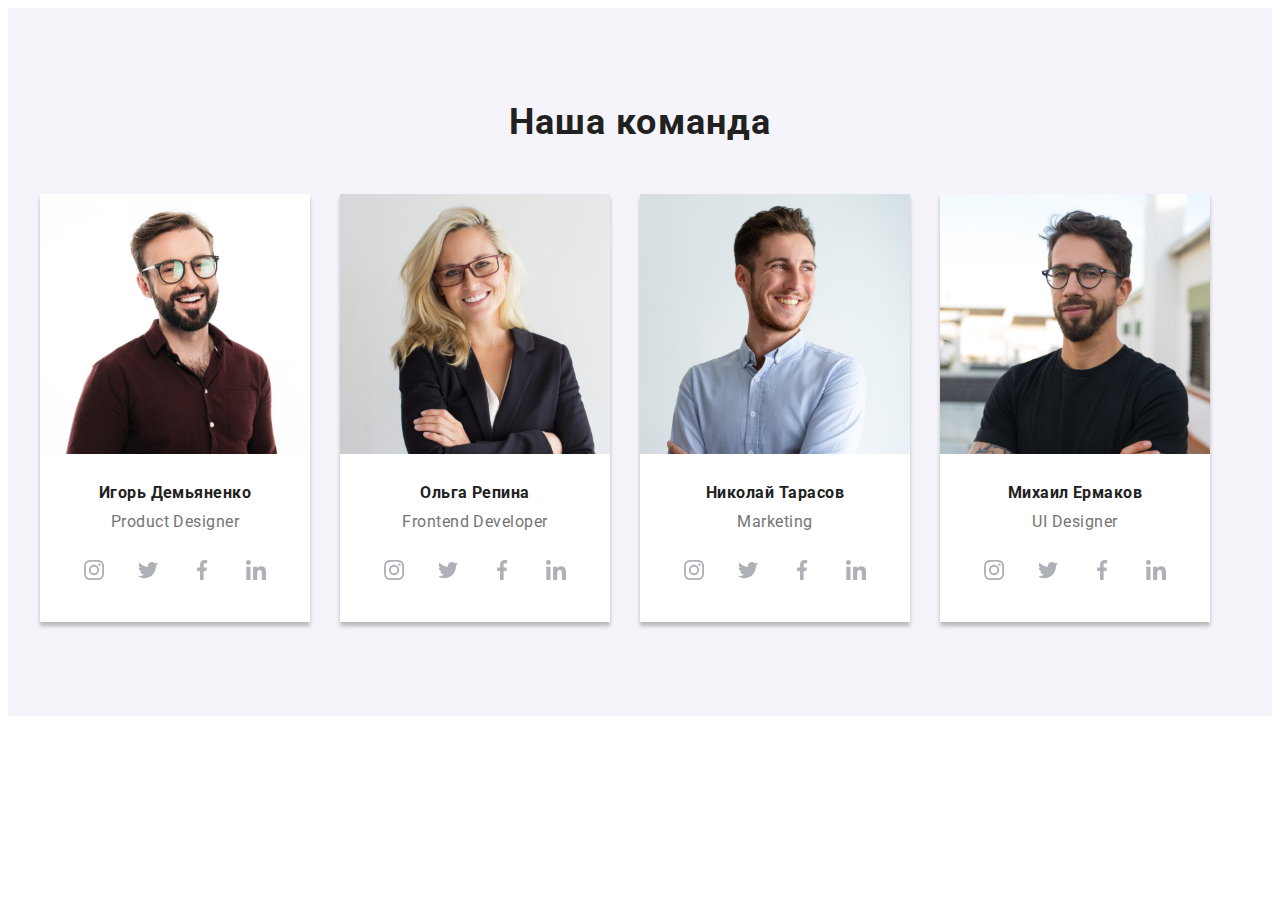
<file: index.html>
<!DOCTYPE html>
<html lang="ru">
<head>
    <meta charset="UTF-8">
    <meta http-equiv="X-UA-Compatible" content="IE=edge">
    <meta name="viewport" content="width=device-width, initial-scale=1.0">
    <title>Document</title>
    <link rel="stylesheet" href="https://cdnjs.cloudflare.com/ajax/libs/modern-normalize/1.1.0/modern-normalize.min.css"
        integrity="sha512-wpPYUAdjBVSE4KJnH1VR1HeZfpl1ub8YT/NKx4PuQ5NmX2tKuGu6U/JRp5y+Y8XG2tV+wKQpNHVUX03MfMFn9Q=="
        crossorigin="anonymous" referrerpolicy="no-referrer" />
   <link rel="stylesheet" href="./css/style.css">

    <link href="https://fonts.googleapis.com/css2?family=Raleway:wght@700&family=Roboto:wght@400;500;700;900&display=swap"
        rel="stylesheet">
</head>
<body>
            <!--Header-->
<!-- <header class="header">
    <div class="container container-flex header-container">
    <a class="header-web-studio" lang="en" href="WebStudio"> <span class="header-web">Web</span>Studio</a>
 
   <nav class="header-nav">
    <ul class="header-list">
    <li class="header-links"> <a href="index.html"  class="header-link current">Студия</a></li>
    <li class="header-links"> <a  href="portfolio.html" class="header-link">Портфолио</a></li>
    <li class="header-links"> <a class="header-link" href="">Контакты</a></li>
    </ul>
    </nav>
    
    <ul class="header-item-contact">
        <li class="header-links-contacts">
            <a class="header-link-contact"  href="tell:+380961111111"> <svg class="contacts-ikon" width="16" height="16">
                <use href="./img/symbol.svg#icon-mail"></use>
            </svg> +38 096 111 11 11</a></li>

        <li class="header-links-contact"><a class="header-link-contact link_mail" href="mail:info@devstudio.com"> <svg class="contacts-ikon" width="16" height="16">
            <use href="./img/symbol.svg#icon-tell"></use>
        </svg> info@devstudio.com</a></li>
    </ul>
    
    
</div>
</header> -->
        <!-- Main-->
<main>
    <!-- <section class="name section name-section " >
        <div class="container container-name">
       <h1 class="main_name">
            Эффективные решения для вашего бизнеса
        </h1>
    
        <button class="name_btn" type="button">Заказать услугу</button>
        </div>
         </section> -->

         <!-- <section class="peculiarity section ">
            <div class="container ">
            <h2 hidden   >наші особливості</h2>
            <ul class="peculiarity_title">
                
            <li class="peculiarity_list" >
                <h3 class="peculiarity_item">Внимание к деталям</h3>
                <p class="peculiarity_text">Идейные соображения, а также начало повседневной работы по формированию позиции.</p>
            </li>
        
            <li class="peculiarity_list">
                <h3 class="peculiarity_item">Пунктуальность</h3>
                <p class="peculiarity_text">Задача организации, в особенности же рамки и место обучения кадров влечет за собой.</p>
            </li>
        
            <li class="peculiarity_list">
                <h3 class="peculiarity_item">Планирование</h3>
                <p class="peculiarity_text">Равным образом консультация с широким активом в значительной степени обуславливает.</p>
            </li>
            <li class="peculiarity_list">
                <h3 class="peculiarity_item">Современные технологии</h3>
                <p class="peculiarity_text">Значимость этих проблем настолько очевидна, что реализация плановых заданий.</p>
            </li>
        </ul>
        </div>
    </section> -->

    <!-- <section class="work section fithers" >
        <div class="container">
        <h2 class="work_title">Чем мы занимаемся</h2>
        <ul class="work_list">
            <li class="img_work"><img class="img_work_visual" src="./img/box1.jpg" alt="розробка програмного забезпечення" width="370" height="294" /></li>
            <li class="img_work"><img class="img_work_visual"  src="./img/box2.jpg" alt="тестування мобільного додатку"  width="370" height="294" /></li>
            <li class="img_work"><img class="img_work_visual"  src="./img/box3.jpg" alt="робота з палітрою кольорів"  width="370" height="294" /></li>

        </ul>
        </div>
    </section> -->
         
    <section class="team-section section ">
        <div class="container  ">
        <h2 class="team">Наша команда</h2>
    
    <ul class="team_title">
        <li class="team_list"> 
            <article class="card_team">
                
            <img class="team_list_img" src="./img/teamcard1.jpg" alt="Product Designer" width="270" />
               
                <div class="content_time">
            <h3 class="team_name">Игорь Демьяненко</h3>
            <p class="team_text" lang="en">Product Designer</p>
            <ul class="team_soc list">
                <li class="team_soc_item">
                    <a href="" class="team_soc_link link"> 
                        <svg class="team_soc_icon" width="20" height="20">
                            <use href="./img/icon.svg#icon-instagram"></use>
                        </svg>
                    </a></li>
                    

                <li class="team_soc_item">
                    <a href="" class="team_soc_link link">
                        <svg class="team_soc_icon" width="20" height="20">
                        <use href="./img/icon.svg#icon-twitter"></use>
                    </svg>
                </a>
            </li>
                <li class="team_soc_item">
                    <a href="" class="team_soc_link link"> 
                        <svg class="team_soc_icon" width="20" height="20">
                        <use href="./img/icon.svg#icon-facebook"></use>
                    </svg></a></li>
                <li class="team_soc_item">
                    <a href="" class="team_soc_link link">
                        <svg class="team_soc_icon" width="20" height="20">
                        <use href="./img/icon.svg#icon-linkedin"></use>
                    </svg></a></li>
            </ul>
            </div>
            </article>
        </li>

        <li class="team_list">
            <article class="card_team">
            
                <img class="team_list_img" src="./img/teamcard2.jpg" alt="Frontend Developer" width="270" />
        
        <div class="content_time">
            <h3 class="team_name">Ольга Репина</h3>
            <p class="team_text" lang="en">Frontend Developer</p>
            <ul class="team_soc list">
                <li class="team_soc_item">
                    <a href="" class="team_soc_link link">
                        <svg class="team_soc_icon" width="20" height="20">
                            <use href="./img/icon.svg#icon-instagram"></use>
                        </svg>
                    </a>
                </li>
            
            
                <li class="team_soc_item">
                    <a href="" class="team_soc_link link">
                        <svg class="team_soc_icon" width="20" height="20">
                            <use href="./img/icon.svg#icon-twitter"></use>
                        </svg>
                    </a>
                </li>
                <li class="team_soc_item">
                    <a href="" class="team_soc_link link">
                        <svg class="team_soc_icon" width="20" height="20">
                            <use href="./img/icon.svg#icon-facebook"></use>
                        </svg></a>
                </li>
                <li class="team_soc_item">
                    <a href="" class="team_soc_link link">
                        <svg class="team_soc_icon" width="20" height="20">
                            <use href="./img/icon.svg#icon-linkedin"></use>
                        </svg></a>
                </li>
            </ul>
        </div>
        </article>
        </li>

        <li class="team_list">
            <article class="card_team">
               
            <img class="team_list_img" src="./img/teamcard3.jpg" alt="Marketing" width="270" />
           
            <div class="content_time">
            <h3 class="team_name">Николай Тарасов</h3>
            <p class="team_text" lang="en">Marketing</p>
            <ul class="team_soc list">
                <li class="team_soc_item">
                    <a href="" class="team_soc_link link">
                        <svg class="team_soc_icon" width="20" height="20">
                            <use href="./img/icon.svg#icon-instagram"></use>
                        </svg>
                    </a>
                </li>
            
            
                <li class="team_soc_item">
                    <a href="" class="team_soc_link link">
                        <svg class="team_soc_icon" width="20" height="20">
                            <use href="./img/icon.svg#icon-twitter"></use>
                        </svg>
                    </a>
                </li>
                <li class="team_soc_item">
                    <a href="" class="team_soc_link link">
                        <svg class="team_soc_icon" width="20" height="20">
                            <use href="./img/icon.svg#icon-facebook"></use>
                        </svg></a>
                </li>
                <li class="team_soc_item">
                    <a href="" class="team_soc_link link">
                        <svg class="team_soc_icon" width="20" height="20">
                            <use href="./img/icon.svg#icon-linkedin"></use>
                        </svg></a>
                </li>
            </ul>
            </div>
            </article>
        </li>

        <li class="team_list">
            <article class="card_team">
              
            <img class="team_list_img" src="./img/teamcard4.jpg" alt="UI Designer" width="270" />
       
            <div class="content_time">
            <h3 class="team_name">Михаил Ермаков</h3>
            <p class="team_text" lang="en">UI Designer</p>
            <ul class="team_soc list">
                <li class="team_soc_item">
                    <a href="" class="team_soc_link link">
                        <svg class="team_soc_icon" width="20" height="20">
                            <use href="./img/icon.svg#icon-instagram"></use>
                        </svg>
                    </a>
                </li>
            
            
                <li class="team_soc_item">
                    <a href="" class="team_soc_link link">
                        <svg class="team_soc_icon" width="20" height="20">
                            <use href="./img/icon.svg#icon-twitter"></use>
                        </svg>
                    </a>
                </li>
                <li class="team_soc_item">
                    <a href="" class="team_soc_link link">
                        <svg class="team_soc_icon" width="20" height="20">
                            <use href="./img/icon.svg#icon-facebook"></use>
                        </svg></a>
                </li>
                <li class="team_soc_item">
                    <a href="" class="team_soc_link link">
                        <svg class="team_soc_icon" width="20" height="20">
                            <use href="./img/icon.svg#icon-linkedin"></use>
                        </svg></a>
                </li>
            </ul>
            </div>
            </article>
            </li>
    
    </ul>
    </div>
</section>
<!-- 
<section class="client section ">
    <div class="container">
        <h2 class="client_title">Постоянные клиенты</h2>
     <ul class="client list">
                   <li class="client_item">
                   <a href="" class="client_link link">
                   <svg class="client_icon" width="106" height="60">
                   <use href="./img/symbol.svg#icon-Logo1"></use>
            </svg>
              </a>
             </li>
            <li class="client_item">
                <a href="" class="client_link link">
                    <svg class="client_icon" width="106" height="60">
                        <use href="./img/symbol.svg#icon-Logo2"></use>
                    </svg>
                </a>
            </li>
            <li class="client_item">
                <a href="" class="client_link link">
                    <svg class="client_icon" width="106" height="60">
                        <use href="./img/symbol.svg#icon-Logo3"></use>
                    </svg>
                </a>
            </li>
            <li class="client_item">
                <a href="" class="client_link link">
                    <svg class="client_icon" width="106" height="60">
                        <use href="./img/symbol.svg#icon-Logo4"></use>
                    </svg>
                </a>
            </li>
            <li class="client_item">
                <a href="" class="client_link link">
                    <svg class="client_icon" width="106" height="60">
                        <use href="./img/symbol.svg#icon-Logo5"></use>
                    </svg>
                </a>
            </li>
            <li class="client_item">
                <a href="" class="client_link link">
                    <svg class="client_icon" width="106" height="60">
                        <use href="./img/symbol.svg#icon-Logo6"></use>
                    </svg>
                </a>
            </li>
        
          

        </ul>
    </div>
</section> -->
</main>

                   <!--Footer-->
<!-- <footer class="footer">
    <div class="container container_footer">
        <div class="container_contacts">
            <a class="footer_web_studio" lang="en" href="WebStudio"> <span class="footer_web">Web</span>Studio</a>

            <address class="footer-address">
                <ul class="contacts_item">
                    <li class="footer_contacts_adress"  ><a class="footer_contacts_adress" href="https://goo.gl/maps/HctgpP5rHjkdvr9f7" target="_blank" rel="noopener noreferrer nofollow" >г. Киев, пр-т Леси Украинки, 26</a></li>
                    <li class="footer_contacts_list"><a  class="footer_contacts_list" href="tell:+380961111111">+38 096 111 11 11</a></li>
                    <li class="footer_contacts_list" ><a class="footer_contacts_list" href="mail:info@devstudio.com">info@devstudio.com</a></li>
                </ul>
            </address>
        </div>

        <div class="container_soc ">
            <p class="footer_info">ПРИСОЕДИНЯЙТЕСЬ</p>
            <ul class="footer_soc list">
                <li class="footer_soc_item">
                    <a href="" class="footer_soc_link link">
                        <svg class="footer_soc_icon" width="20" height="20">
                            <use href="./img/icon.svg#icon-instagram"></use>
                        </svg>
                    </a>
                </li>
            
            
                <li class="footer_soc_item">
                    <a href="" class="footer_soc_link link">
                        <svg class="footer_soc_icon" width="20" height="20">
                            <use href="./img/icon.svg#icon-twitter"></use>
                        </svg>
                    </a>
                </li>
                <li class="footer_soc_item">
                    <a href="" class="footer_soc_link link">
                        <svg class="footer_soc_icon" width="20" height="20">
                            <use href="./img/icon.svg#icon-facebook"></use>
                        </svg></a>
                </li>
                <li class="footer_soc_item">
                    <a href="" class="footer_soc_link link">
                        <svg class="footer_soc_icon" width="20" height="20">
                            <use href="./img/icon.svg#icon-linkedin"></use>
                        </svg></a>
                </li>
            </ul>
        </div>

    </div> -->
</footer>

</body>
</html>
</file>
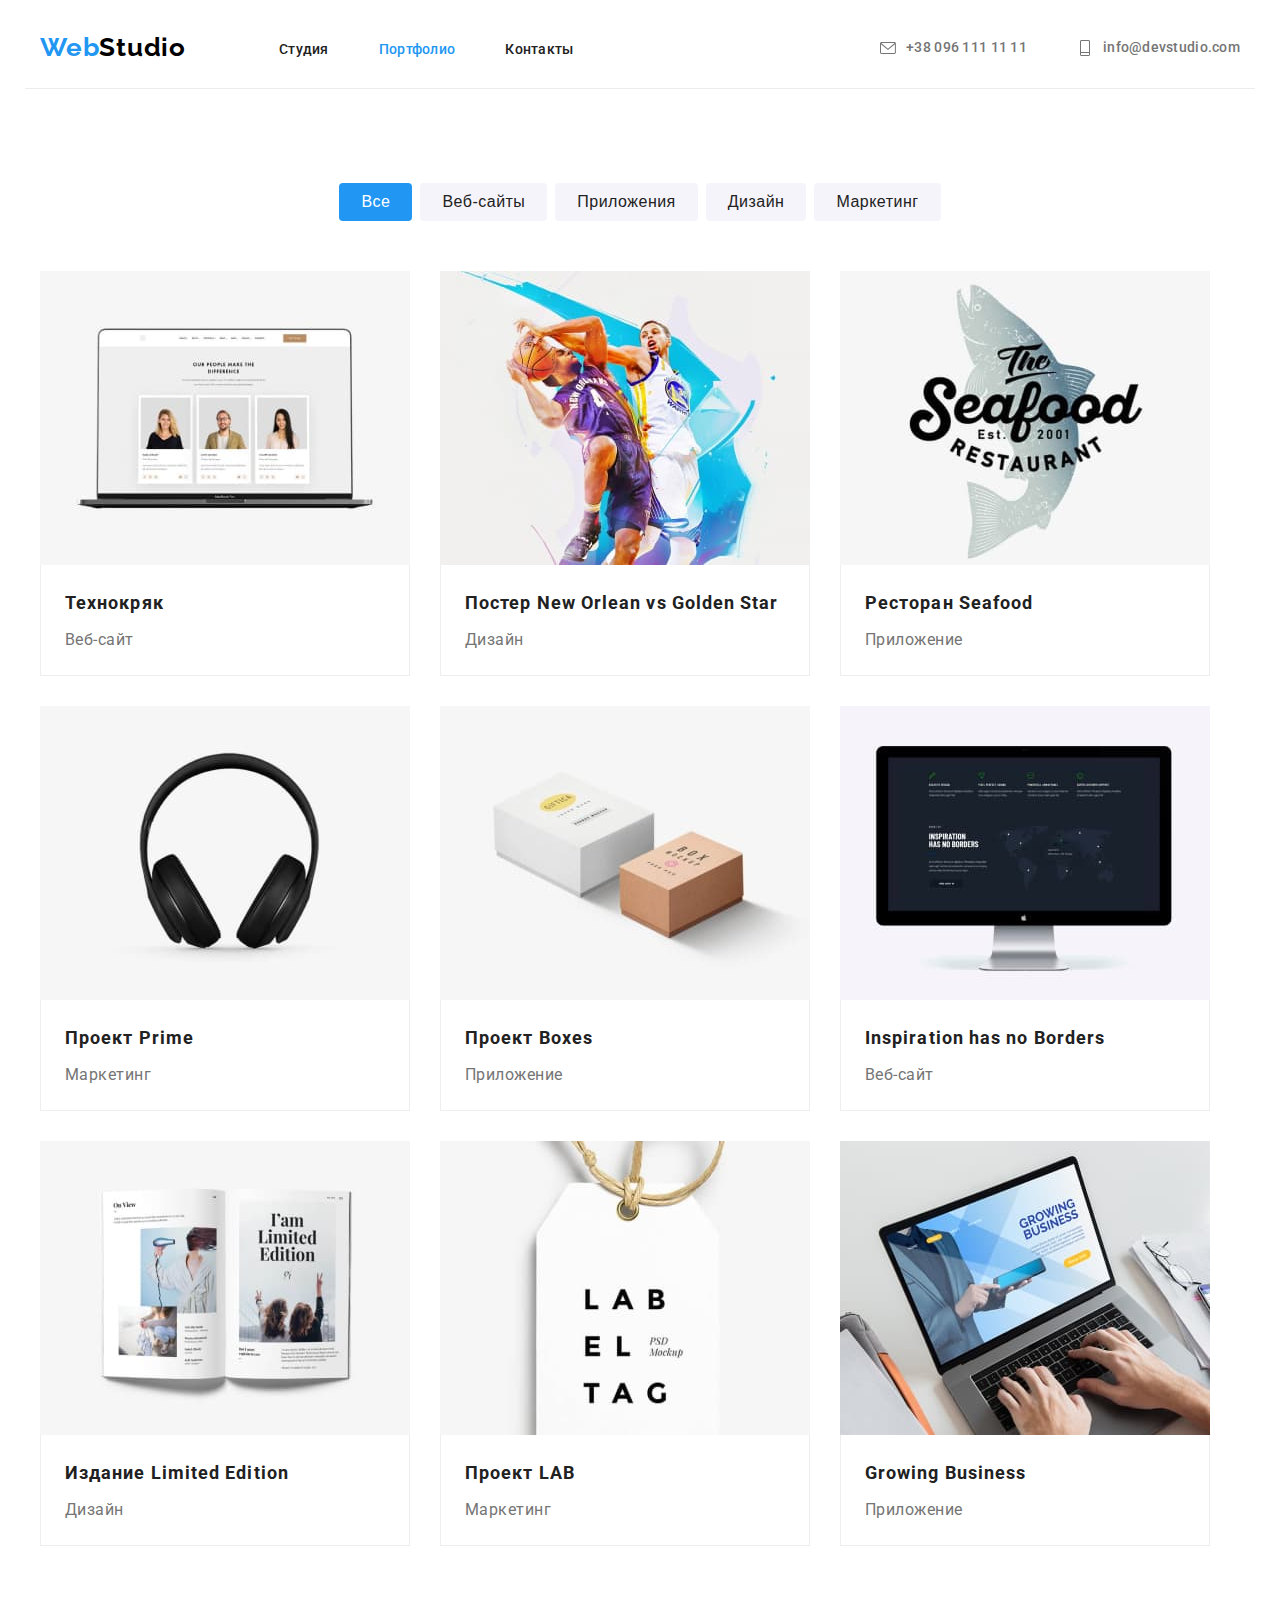
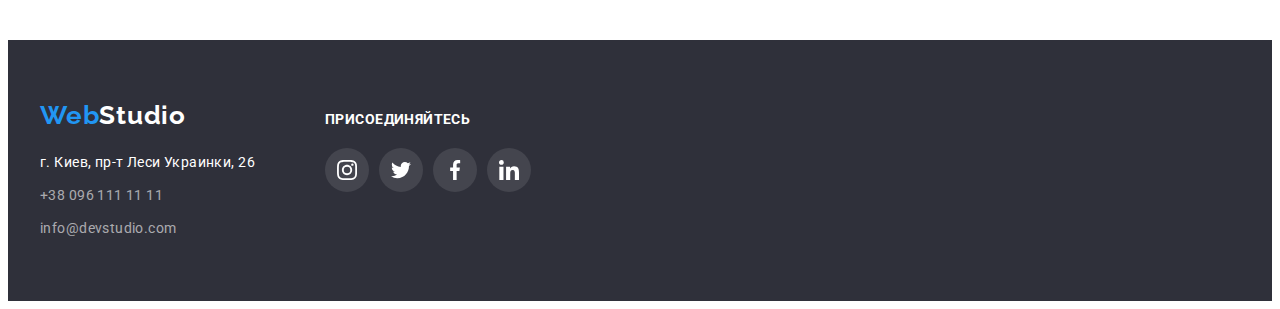
<file: portfolio.html>
<!DOCTYPE html>
<html lang="ru">

<head>
    <meta charset="UTF-8">
    <meta http-equiv="X-UA-Compatible" content="IE=edge">
    <meta name="viewport" content="width=device-width, initial-scale=1.0">
    <title>Portfolio</title>
    <link rel="stylesheet" href="https://cdnjs.cloudflare.com/ajax/libs/modern-normalize/1.1.0/modern-normalize.min.css"
        integrity="sha512-wpPYUAdjBVSE4KJnH1VR1HeZfpl1ub8YT/NKx4PuQ5NmX2tKuGu6U/JRp5y+Y8XG2tV+wKQpNHVUX03MfMFn9Q=="
        crossorigin="anonymous" referrerpolicy="no-referrer" />
    <link rel="stylesheet" href="./css/style.css">
    <link rel="preconnect" href="https://fonts.googleapis.com">
    <link rel="preconnect" href="https://fonts.gstatic.com" crossorigin>
    <link href="https://fonts.googleapis.com/css2?family=Raleway:wght@700&family=Roboto:wght@400;500;700;900&display=swap"
        rel="stylesheet">
    
</head>

<body>
            <!--Header-->
            <header class="header">
                <div class="container container-flex header-container">
                    <a class="header-web-studio" lang="en" href="WebStudio"> <span class="header-web">Web</span>Studio</a>
            
                    <nav class="header-nav">
                        <ul class="header-list">
                            <li class="header-links"> <a href="index.html" class="header-link ">Студия</a></li>
                            <li class="header-links"> <a href="portfolio.html" class="header-link current">Портфолио</a></li>
                            <li class="header-links"> <a class="header-link" href="">Контакты</a></li>
                        </ul>
                    </nav>
            
                    <ul class="header-item-contact">
                        <li class="header-links-contacts">
                            <a class="header-link-contact" href="tell:+380961111111"> <svg class="contacts-ikon" width="16"
                                    height="16">
                                    <use href="./img/symbol.svg#icon-mail"></use>
                                </svg> +38 096 111 11 11</a>
                        </li>
            
                        <li class="header-links-contact"><a class="header-link-contact link_mail" href="mail:info@devstudio.com">
                                <svg class="contacts-ikon" width="16" height="16">
                                    <use href="./img/symbol.svg#icon-tell"></use>
                                </svg> info@devstudio.com</a></li>
                    </ul>
            
            
                </div>
            </header>
                 <!-- Main-->
    <main>
        <section class="port_menu">
            <h1 class="port_menu" hidden> menu </h1>
          <div class="container">
            <ul class="port_btn_list">
            <li class="port_btn_item blue_btn"><button class="port_btn current_button" type="button">Все</button></li> 
            <li class="port_btn_item"><button class="port_btn" type="button">Веб-сайты</button></li> 
            <li class="port_btn_item"><button class="port_btn" type="button">Приложения</button></li> 
            <li class="port_btn_item"><button class="port_btn" type="button">Дизайн</button></li>
            <li class="port_btn_item"><button class="port_btn" type="button">Маркетинг</button></li> 
           </ul> 
                
      
        <ul class="menu_project_item">
            <li class="menu_project_list">
                
                <a class="card_project" href="card_project">
                <div class="card-thumb">
                <img class="menu_project_img" src="./img/portfolio1.jpg" alt="Технокряк" width: 370px;
                  height: 294px; />
                    </div>
               
                <div class="card-content">
                    <h2 class="menu_project_name">Технокряк</h2>
                <p class="menu_project_text">Веб-сайт</p>
            </div>
                </a>
            </li>

        
            <li  class="menu_project_list">
                <a class="card_project"  href="card_project">
                    <div class="card-thumb">
                        <img class="menu_project_img"  src="./img/portfolio2.jpg" alt="Постер New Orlean vs Golden Star"width: 370px;
height: 294px;  />
</div>
            <div class="card-content">
                 <h2 class="menu_project_name">Постер  <span lang="en">New Orlean vs Golden Star</span> </h2>
                <p class="menu_project_text">Дизайн</p>
                </div>
                </a>
            </li>

            <li  class="menu_project_list">
                <a class="card_project"  href="card_project">
                    <div class="card-thumb">
                <img class="menu_project_img"  src="./img/portfolio3.jpg" alt="Ресторан Seafood" width: 370px;
height: 294px; />
</div>
            <div class="card-content">
                 <h2 class="menu_project_name">Ресторан <span lang="en">Seafood</span> </h2>
                <p class="menu_project_text">Приложение</p>
                </div>
                </a>
            </li>

            <li  class="menu_project_list">
            <a class="card_project" href="card_project">
                    <div class="card-thumb">
                        <img class="menu_project_img"  src="./img/portfolio4.jpg" alt="Проект Prime"  width: 370px;
height: 294px; />
</div>
            <div class="card-content">
                  <h2 class="menu_project_name">Проект <span lang="en">Prime</span> </h2>
                <p class="menu_project_text">Маркетинг</p>
                </div>
            </a>
            </li>

            <li  class="menu_project_list">
            <a class="card_project"  href="card_project">
                    <div class="card-thumb">
                <img class="menu_project_img" src="./img/portfolio5.jpg" alt="Проект Boxes" width: 370px;
height: 294px;/>
</div>
            <div class="card-content">
                 <h2 class="menu_project_name">Проект <span lang="en">Boxes</span> </h2>
                <p class="menu_project_text">Приложение</p>
                </div>
            </a>
            </li>
            <li  class="menu_project_list">
                <a class="card_project"  href="card_project">
                        <div class="card-thumb">
                <img class="menu_project_img"  src="./img/portfolio6.jpg" alt="Inspiration has no Borders" width: 370px;
height: 294px; />
</div>
            <div class="card-content">
                 <h2 class="menu_project_name" lang="en">Inspiration has no Borders</h2>
                <p class="menu_project_text">Веб-сайт</p>
                </div>
            </a>
            </li>
            <li  class="menu_project_list">
                <a class="card_project"  href="card_project">
                    <div class="card-thumb">
                <img class="menu_project_img"  src="./img/portfolio7.jpg" alt="Издание Limited Edition" width: 370px;
height: 294px; />
</div>
            <div class="card-content">
                 <h2 class="menu_project_name">Издание <span lang="en">Limited Edition</span> </h2>
                <p class="menu_project_text">Дизайн</p>
                </div>
            </a>
            </li>
            <li  class="menu_project_list">
                <a class="card_project"  href="card_project">
                    <div class="card-thumb">
                <img class="menu_project_img"  src="./img/portfolio8.jpg" alt="Проект LAB" width: 370px;
height: 294px; />
</div>
            <div class="card-content">
                 <h2 class="menu_project_name">Проект <span lang="en">LAB</span> </h2>
                <p class="menu_project_text">Маркетинг</p>
                </div>
            </a>
            </li>
            
            <li  class="menu_project_list">
                <a class="card_project"  href="card_project">
                    <div class="card-thumb">
                <img class="menu_project_img"   src="./img/portfolio9.jpg" alt="Growing Business" width: 370px;
height: 294px;/>
</div>
            <div class="card-content">
                  <h2 class="menu_project_name" lang="en">Growing Business</h2>
                <p class="menu_project_text" >Приложение</p>
                </div>
            </a>
            </li>
        
        </ul>
        </div>

             

        </section>
       
    </main>
                    <!--Footer-->
     <footer class="footer">
       <div class="container container_footer">
          <div class="container_contacts">
             <a class="footer_web_studio" lang="en" href="WebStudio"> <span class="footer_web">Web</span>Studio</a>
                 <address class="footer-address">
                  <ul class="contacts_item">
                     <li class="footer_contacts_adress"><a class="footer_contacts_adress"
                                                href="https://goo.gl/maps/HctgpP5rHjkdvr9f7" target="_blank"
                                                rel="noopener noreferrer nofollow">г. Киев, пр-т Леси Украинки, 26</a></li>
                     <li class="footer_contacts_list"><a class="footer_contacts_list" href="tell:+380961111111">+38 096
                                                111 11 11</a></li>
                     <li class="footer_contacts_list"><a class="footer_contacts_list"
                                          href="mail:info@devstudio.com">info@devstudio.com</a></li>
                 </ul>
                </address>
          </div>
                    
      <div class="container_soc ">
           <p class="footer_info">ПРИСОЕДИНЯЙТЕСЬ</p>
                 <ul class="footer_soc list">
                      <li class="footer_soc_item">
                           <a href="" class="footer_soc_link link">
                                 <svg class="footer_soc_icon" width="20" height="20">
                                   <use href="./img/icon.svg#icon-instagram"></use>
                                  </svg>
                           </a>
                      </li>
                    
                    
                      <li class="footer_soc_item">
                         <a href="" class="footer_soc_link link">
                              <svg class="footer_soc_icon" width="20" height="20">
                               <use href="./img/icon.svg#icon-twitter"></use>
                             </svg>
                         </a>
                        </li>
                      <li class="footer_soc_item">
                         <a href="" class="footer_soc_link link">
                            <svg class="footer_soc_icon" width="20" height="20">
                                <use href="./img/icon.svg#icon-facebook"></use>
                           </svg>
                        </a>
                       </li>
                     <li class="footer_soc_item">
                          <a href="" class="footer_soc_link link">
                           <svg class="footer_soc_icon" width="20" height="20">
                            <use href="./img/icon.svg#icon-linkedin"></use>
                             </svg>
                            </a>
                         </li>
               </ul>
           </div>
                    
       </div>
  </footer>
</body>
</html>
</file>
<file: css/style.css>
:root{
   --first-title-color: #212121;
   --second-title-color: #ffffff ; 
  --btx-title--color: #2196F3;
  --text-title--color: #757575;
  --logo--title--color:#000000;
  --bgrd--title--color:#2F303A;
  --footer--title--color:rgba(255, 255, 255, 0.6);
  --team--section--color:#F5F4FA;
  --btx-color--bg:#188CE8;
  --bg--title-color:#E5E5E5;
}
p,h1,h2,h3,h4
{
    margin: 0;

}
ul,ol{
    margin: 0;
    padding-left: 0;
}
img{
    display: block;
    max-width: 100%;
    height: auto;
}
a{
    text-decoration: none;
}

button{
    cursor: pointer;
}
body {
    font-family: 'Roboto',sans-serif;
    background-color: var(--second-title-color);
    color: var(--first-title-color);
}
    .container {
            width: 1200px;
            margin: 0 auto;
            padding-left: 15px;
            padding-right: 15px;
            /* outline: 2px solid tomato */
        }

ul{
list-style: none;
padding: 0;
margin: 0;
}

/*-------------Header-----------*/
.header-container{
    border-bottom: 1px solid #ECECEC;
}
.header > .container{
    display: flex;
    align-items: center;
}

.header-web-studio{
font-family: 'Raleway';
font-weight: 700;
    font-size: 26px;
    line-height: 1.19;
    letter-spacing: 0.03em;
    list-style: none;
    text-decoration: none;
     color: var(--logo--title--color);
padding-top: 24px;
    padding-bottom: 25px;
    margin-right: 93px;
}

.header-web{
    color: var(--btx-title--color);
}
.header-list{
list-style: none;
display: flex;
}

.header-links:not(:last-child) {
    margin-right: 50px;
}
.header-link{
   
        font-weight: 500;
        font-size: 14px;
        line-height: 1.14;
        letter-spacing: 0.02em;
        color: var(--first-title-color);
        text-decoration: none;
        padding-top: 32px;
        padding-bottom: 32px;

}

.header-link :hover,
.header-link :focus
{
   color:var(--btx-title--color);
}
.current{
    color: var(--btx-title--color);

}

    

.header-item-contact{
    
    margin-left: auto;
    display: flex;
    align-items: center;
        gap: 50px;
}


    

.header-link-contact{
    font-weight: 500;
        font-size: 14px;
        line-height: 1.14;
        letter-spacing: 0.02em;
        list-style: none;
        text-decoration: none;
    color: var(--text-title--color);
    padding-top: 32px;
    padding-bottom: 32px;
    display: flex;
    align-items: center
}

.contacts-ikon{

    fill: currentColor;
    margin-right: 10px;
    

    

}
.header-link-contact:hover,
.header-link-contact:focus{
        color:var(--btx-title--color);

    }
      


        /*-------------Main-----------*/
        
  .section{
            padding-top: 94px;
            padding-bottom: 94px;
        } 
                .fithers {
                    padding-top: 0;
                }
    /*-------------section name-----------*/
.name{ 
    
    background-color: var(--bgrd--title--color);
    height: 600px;
    text-align: center;
    padding: 200px 0 ;
    background-image: linear-gradient(to right ,  
    rgba(47, 48, 58, 0.4),
    rgba(47, 48, 58, 0.4)), url(../img/work.jpg);
    background-repeat: no-repeat;
    background-position: center;
    background-size: contain;
    margin-right: auto;
    margin-left: auto;
    max-width: 1600px;
  
}
.container_main_name{
padding-right: 237px;
padding-left: 237px;
}
.main_name{

        font-weight: 900;
        font-size: 44px;
        line-height: 1.36;    
        letter-spacing: 0.06em;
        text-transform: uppercase;
        color: var(--second-title-color);
        margin-bottom: 30px;
        display: flex;
        width: 696px;
        margin-right: auto;
        margin-left: auto;
       
     
        
      
    }
.name_btn{
       
        font-family: inherit;
        font-weight: 700;
        font-size: 16px;
        line-height:1.88;
        display: inline-block;
        align-items: center;
        text-align: center;
        letter-spacing: 0.06em;
        color: var(--second-title-color);
        background-color: var(--btx-title--color);
        border-radius: 4px;
        border: 0;
        padding: 10px 32px ;
          
}
.name_btn:hover,
.name_btn:focus {
    color: var(--second-title-color);
    background-color: var(--btx-color--bg)
}

  .peculiarity_title{
   
    display: flex;
    
    column-gap: 30px;
    
   
  }

.peculiarity_list{
   
    flex-basis: calc((100% - 3 * 30px )/ 4 - 30px);
      

   
}
.peculiarity_list::before{
   display: block;
    content: '';
    height: 120px;
    
background-size: 70px;
background-repeat: no-repeat;
background-position: center ;
background-color:#F5F4FA;
margin-bottom: 30px;
}
.peculiarity_list:nth-child(1)::before{
background-image: url(../img/antenna.svg);


}
.peculiarity_list:nth-child(2)::before {
    background-image: url(../img/clock.svg);
}
.peculiarity_list:nth-child(3)::before {
    background-image: url(../img/diagram.svg);
}
.peculiarity_list:nth-child(4)::before {
    background-image: url(../img/astronaut.svg);
}
.peculiarity_item{
        font-size: 14px;
        line-height: 1.14;
        letter-spacing: 0.03em;
        text-transform: uppercase;
        color: var(--first-title-color);
        margin-bottom: 10px;
       
}
.peculiarity_text{
   
        font-size: 14px;
        line-height: 1.71;
        letter-spacing: 0.03em; 
        color:var(--text-title--color);
        width: 270px;
        height: 75px;
}
/*-------------section work-----------*/


.work_title{
  
        font-size: 36px;
        line-height:1.16;
        letter-spacing: 0.03em;   
        color:var(--first-title-color);
        text-align: center;
        margin-bottom: 50px;
       
    

}
.work_list{
list-style: none;
display: flex;
column-gap: 30px;

}
.img_work_visual{
    display: block;
   min-width: 100%;
   height: auto;
}
.img_work{
   
    text-decoration: none;
   
}
/*-------------section team-----------*/
.team-section{
    background-color: #F5F4FA;
}
.team{
 
        font-size: 36px;
        line-height: 1.16;
        letter-spacing: 0.03em;
        color:var(--first-title-color);
        text-align: center;
        margin-bottom: 50px;
     

}
.team_title{
    list-style: none;
    display: flex;
    flex-wrap: wrap;
column-gap: 30px;

}
.team_list{
    background-color: var(--second-title-color);
    text-decoration: none;
    width: 270px;
    box-shadow: 0 4px 4px 0 rgba(0, 0, 0, 0.25);

}
   

.team_list_img{

    display: block;
}
.content_time{

text-align: center;
padding: 30px 32px;
}
.team_name{

      
        font-size: 16px;
        line-height: 1.18;
        letter-spacing: 0.03em;
        color: var(--first-title-color);
        margin-bottom: 10px;
}
.team_text{
 
        font-size: 16px;
        line-height: 1.18;
        letter-spacing: 0.03em;
        color: var(--text-title--color);
        margin-bottom: 16px;
}
.team_soc{
    display: flex;
    justify-content: center;
    gap: 10px;
}
.team_soc_link{
    width: 44px;
    height: 44px;
    border-radius: 50%;
    display: flex;
    align-items: center;
    justify-content: center;
color: #AFB1B8;
}
.team_soc_icon{
    fill: currentColor;
}
.team_soc_link:hover,
.team_soc_link:focus{
   background-color: var(--btx-title--color);
   color: #ffffff;
  
}
 /*-------------section client-----------*/
.client{
    display: flex;
    justify-content: center;
    gap: 30px;
}
.client_title {

    font-size: 36px;
    line-height: 1.16;
    letter-spacing: 0.03em;
    color: var(--first-title-color);
    text-align: center;
    margin-bottom: 50px;
}
.client_item {
    
    width: 170px;
        height: 92px;
}
.client_link {
  width: 100%;
  height: 100%;
display: flex;
    align-items: center;
    justify-content: center;
    outline: transparent;
    color: #AFB1B8;
    border: 1px solid #AFB1B8;
    border-radius: 4px;
}

.client_icon {
    fill: currentColor;
}

.client_link:hover,
.client_link:focus {
    border-color: var(--btx-title--color);
    color: var(--btx-title--color);

}

 /*------------Footer-----------*/

 .footer {  
      background-color:var(--bgrd--title--color);
    padding: 60px 0 ;
 }
 

.container_footer{
    display: flex;
    align-items: baseline;   
}

.footer_web_studio {
    font-family: 'Raleway';
    font-weight: 700;
    font-size: 26px;
    line-height: 1.19;
    letter-spacing: 0.03em;
    text-decoration: none;
    color: var(--second-title-color);
 
}

.footer_web {
    color: var(--btx-title--color);
}
.footer-address{
font-style: normal;
margin-top: 20px;

}
.contacts_item{
list-style: none;
}
.footer_contacts_adress
{
   
font-size: 14px;
    line-height: 1.71;
    letter-spacing: 0.03em;
   
    text-decoration: none;
    color:var(--second-title-color);
   
   
}

.footer_contacts_list{
   
        font-size: 14px;
        line-height: 1.71;
        letter-spacing: 0.03em;
       
        text-decoration: none;
        color: rgba(255, 255, 255, 0.6);
        margin-top: 9px;
}
.footer_contacts_adress:hover,
.footer_contacts_adress:focus {
    color: var(--btx-title--color);
}

.footer_contacts_list:hover,
.footer_contacts_list:focus {
    color: var(--btx-title--color);
}
.container_soc{
    
    align-items: center;
    justify-content: center;
    
       margin-left: 70px;
}
.footer_info {

    font-size: 14px;
    line-height: 1.14;
    letter-spacing: 0.03em;
    font-weight: 700;
    color: var(--second-title-color);
    text-transform: uppercase;

}

.footer_soc {
    display: flex;
        gap: 10px;
}

.footer_soc_link {
    width: 44px;
    height: 44px;
    border-radius: 50%;
    display: flex;
    align-items: center;
    justify-content: center;
    color: var(--second-title-color);
background-color: rgba(255, 255, 255,10%);
margin-top:20px;
}


.footer_soc_icon {
    fill: currentColor;
}

.footer_soc_link:hover,
.footer_soc_link:focus {
    background-color: var(--btx-title--color);
    color: #ffffff;

}


 /*------------PORTFOLIO-----------*/
.header-list.header-link.current{
    color: var(--btx-title--color)
}

.port_menu{
    padding-top: 94px;
        padding-bottom: 94px;
}
.port_btn_list{

        font-family: inherit;
        list-style: none;
        display: flex;
        align-items: center;
        
        margin-bottom: 50px;
        justify-content: center
    
}

.port_btn_item{

    margin-left: 8px;
}

.blue_btn{
    margin-left: 0;
}
 .port_btn{
   display: flex;
       font-weight: 500;
        font-size: 16px;
        line-height:1.62;
        letter-spacing: 0.03em;
        color: var(--first-title-color);
        background: var(--team--section--color);
        text-align: center;
        border-radius: 4px;
        padding: 6px 22px;
        border: 0;
        cursor: pointer;
             
 }

.port_btn:hover,
.port_btn:focus {
    background-color: var(--btx-title--color);
    color:var(--second-title-color);
    box-shadow: 0px 3px 1px rgba(0, 0, 0, 0.1), 0px 1px 2px rgba(0, 0, 0, 0.08), 0px 2px 2px rgba(0, 0, 0, 0.12);

    
}
 .current_button {
     background-color: var(--btx-title--color);
     color: var(--second-title-color);
 }
.menu_project_item{
        list-style: none;
         display: flex;
         flex-wrap: wrap;
         gap: 30px;
}
.menu_project_list {
    /* outline: 1px solid tomato; */
     
      max-width: 100%;


        }
    .card_project{
        display: block;
        cursor: pointer;
    }
.card_project:hover,
.card_project:focus{
  box-shadow: 0 4px 4px 0 rgba(0, 0, 0, 25%);
   
}

        .menu_project_img{
            display: block;
            
        }
        .card-content{
            padding: 20px 24px;
            border-left: 1px solid #EEEEEE;
            border-right: 1px solid#EEEEEE;
            border-bottom: 1px solid #EEEEEE;
        }
 .menu_project_name{
    font-weight: 700;
    font-size: 18px;
    line-height: 2;
    letter-spacing: 0.06em;
    color:var(--first-title-color);
   
   }
 .menu_project_text{
        font-weight: 400;
        font-size: 16px;
        line-height: 1.88;
        letter-spacing: 0.03em;
        color: var(--text-title--color);
        margin-top: 4px;
 }
</file>
